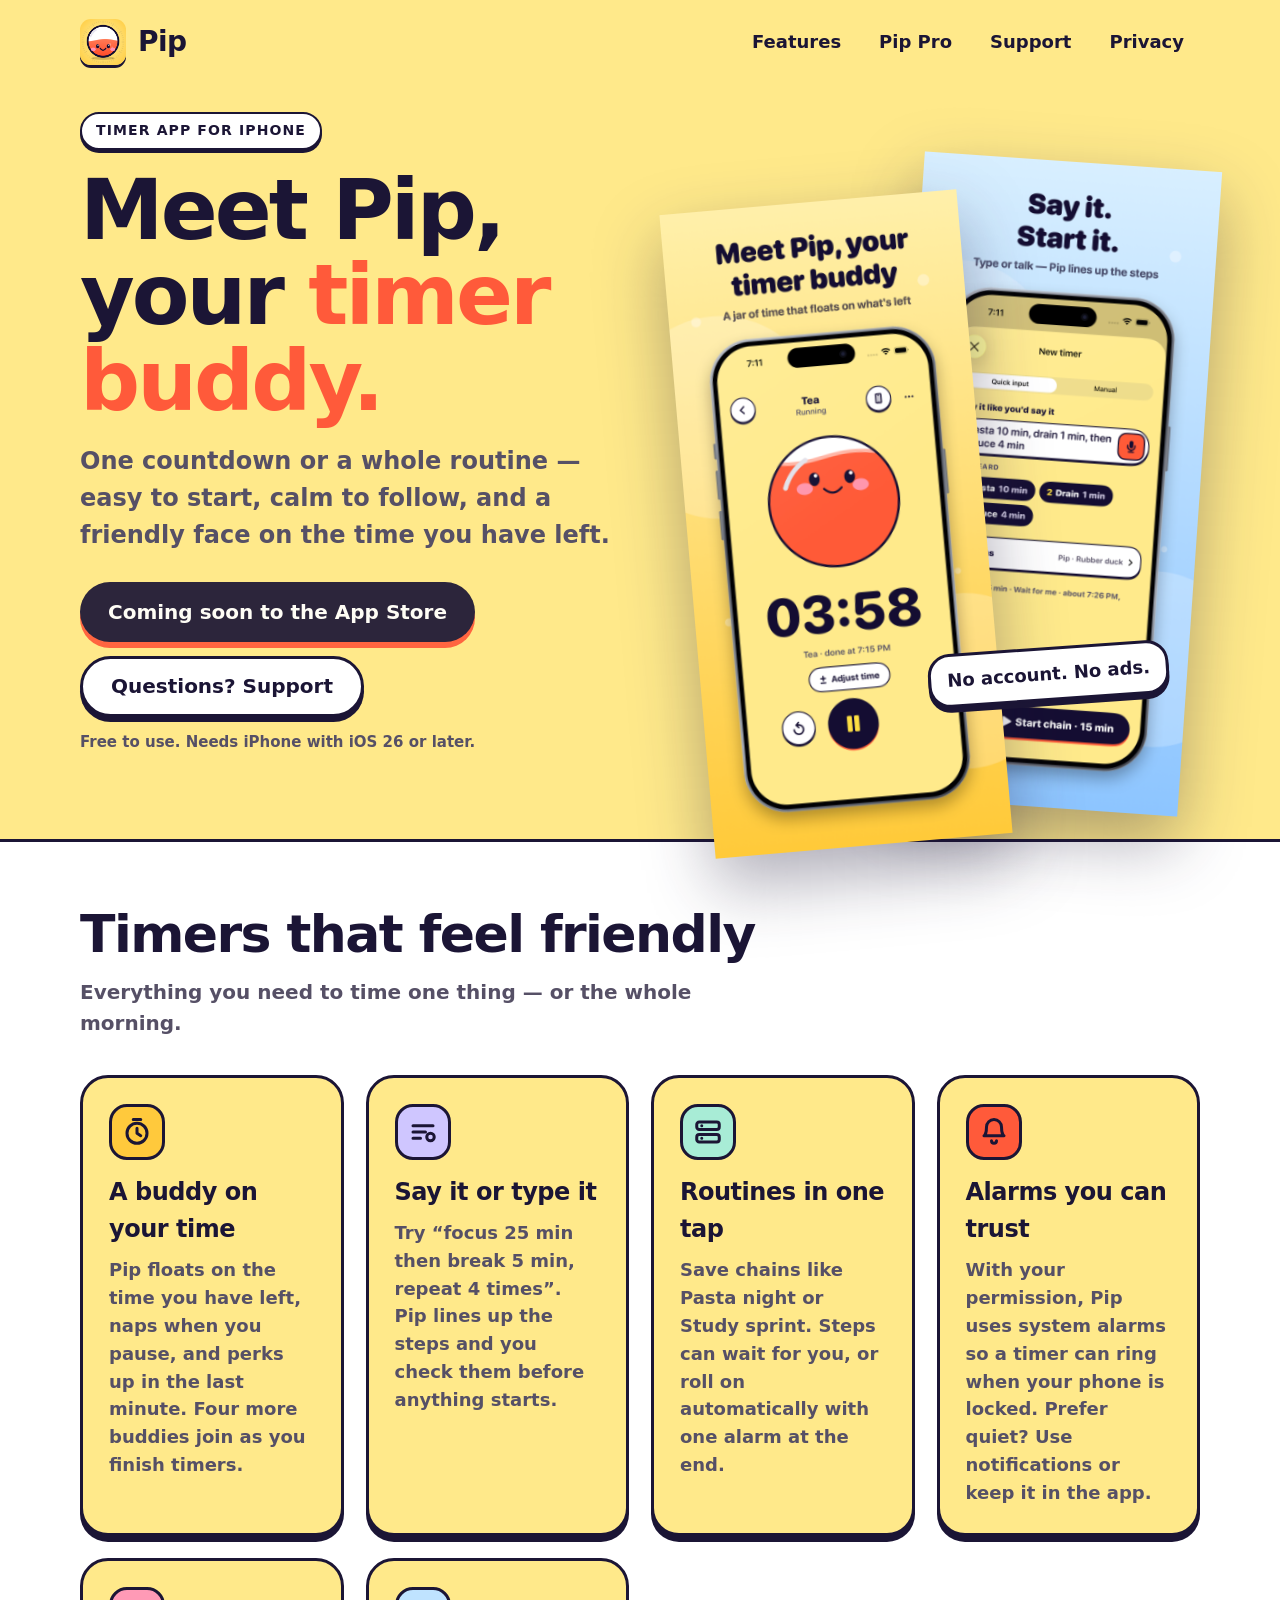
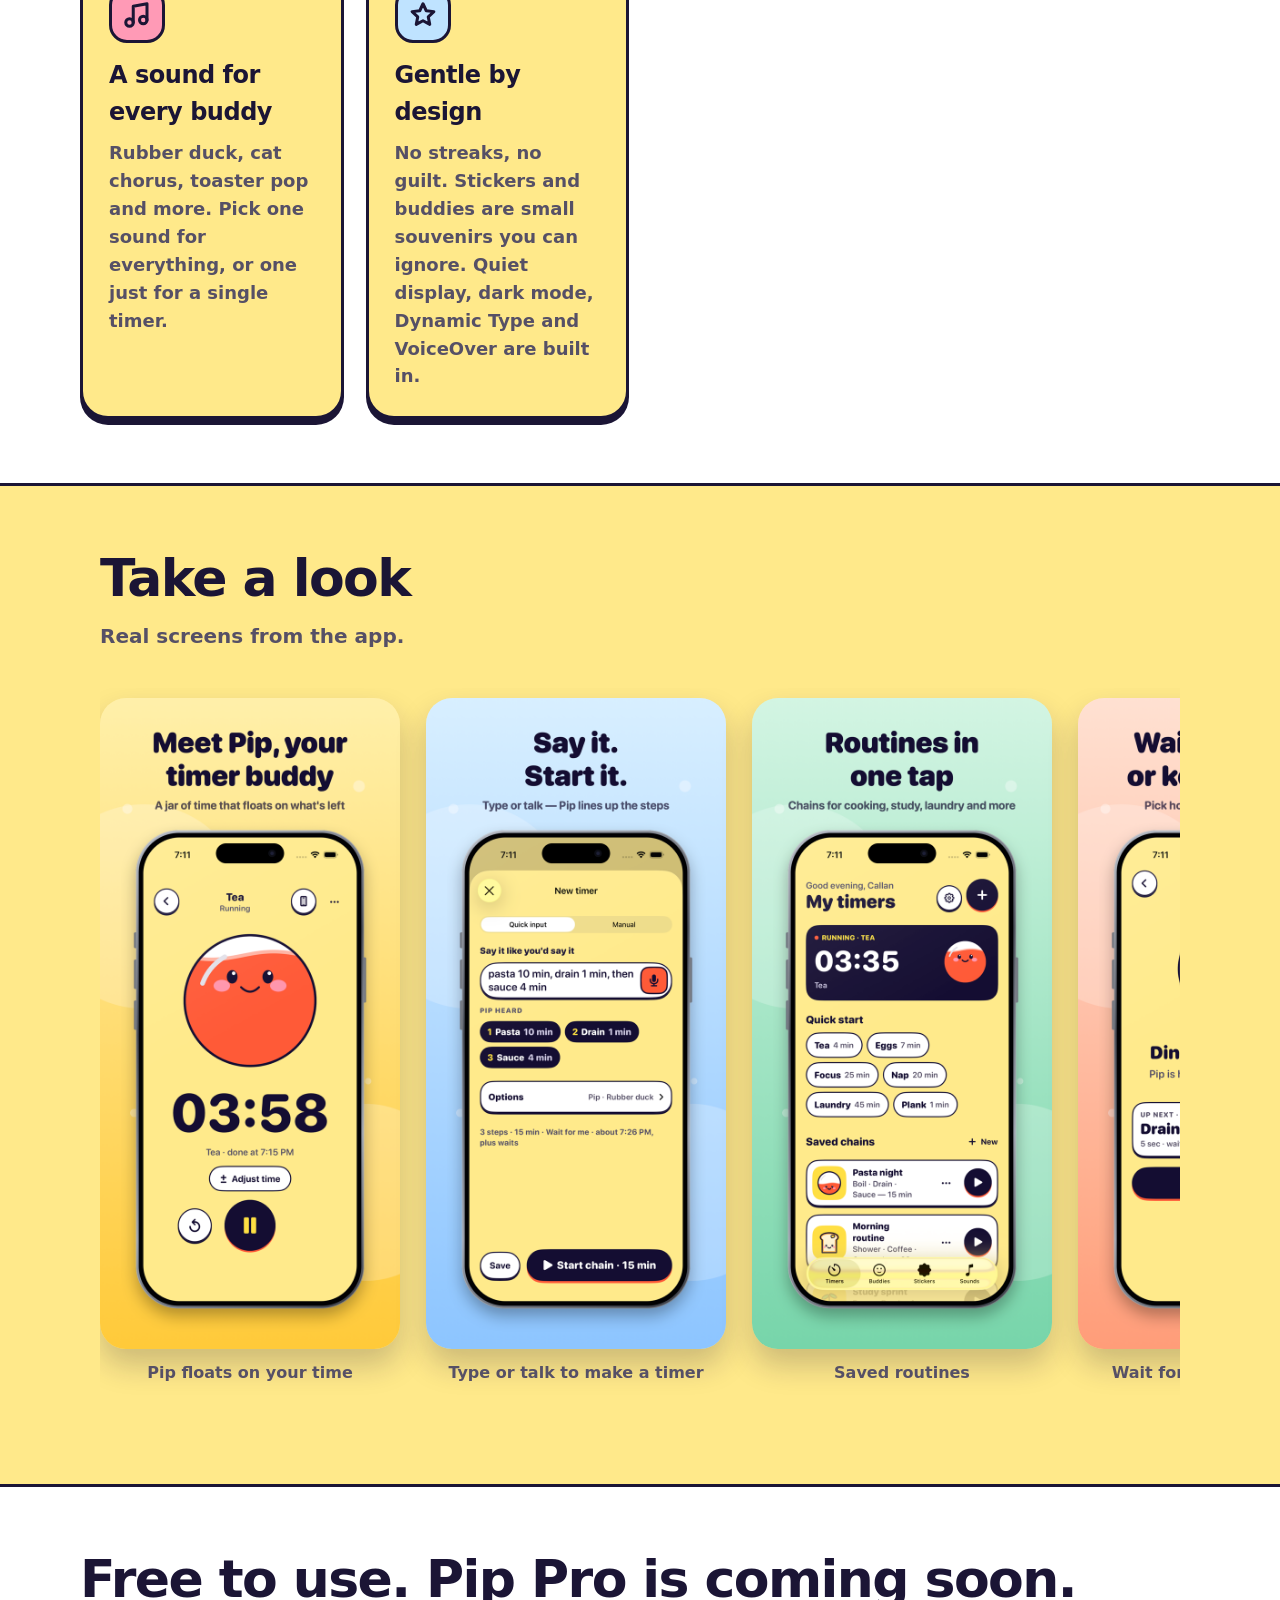
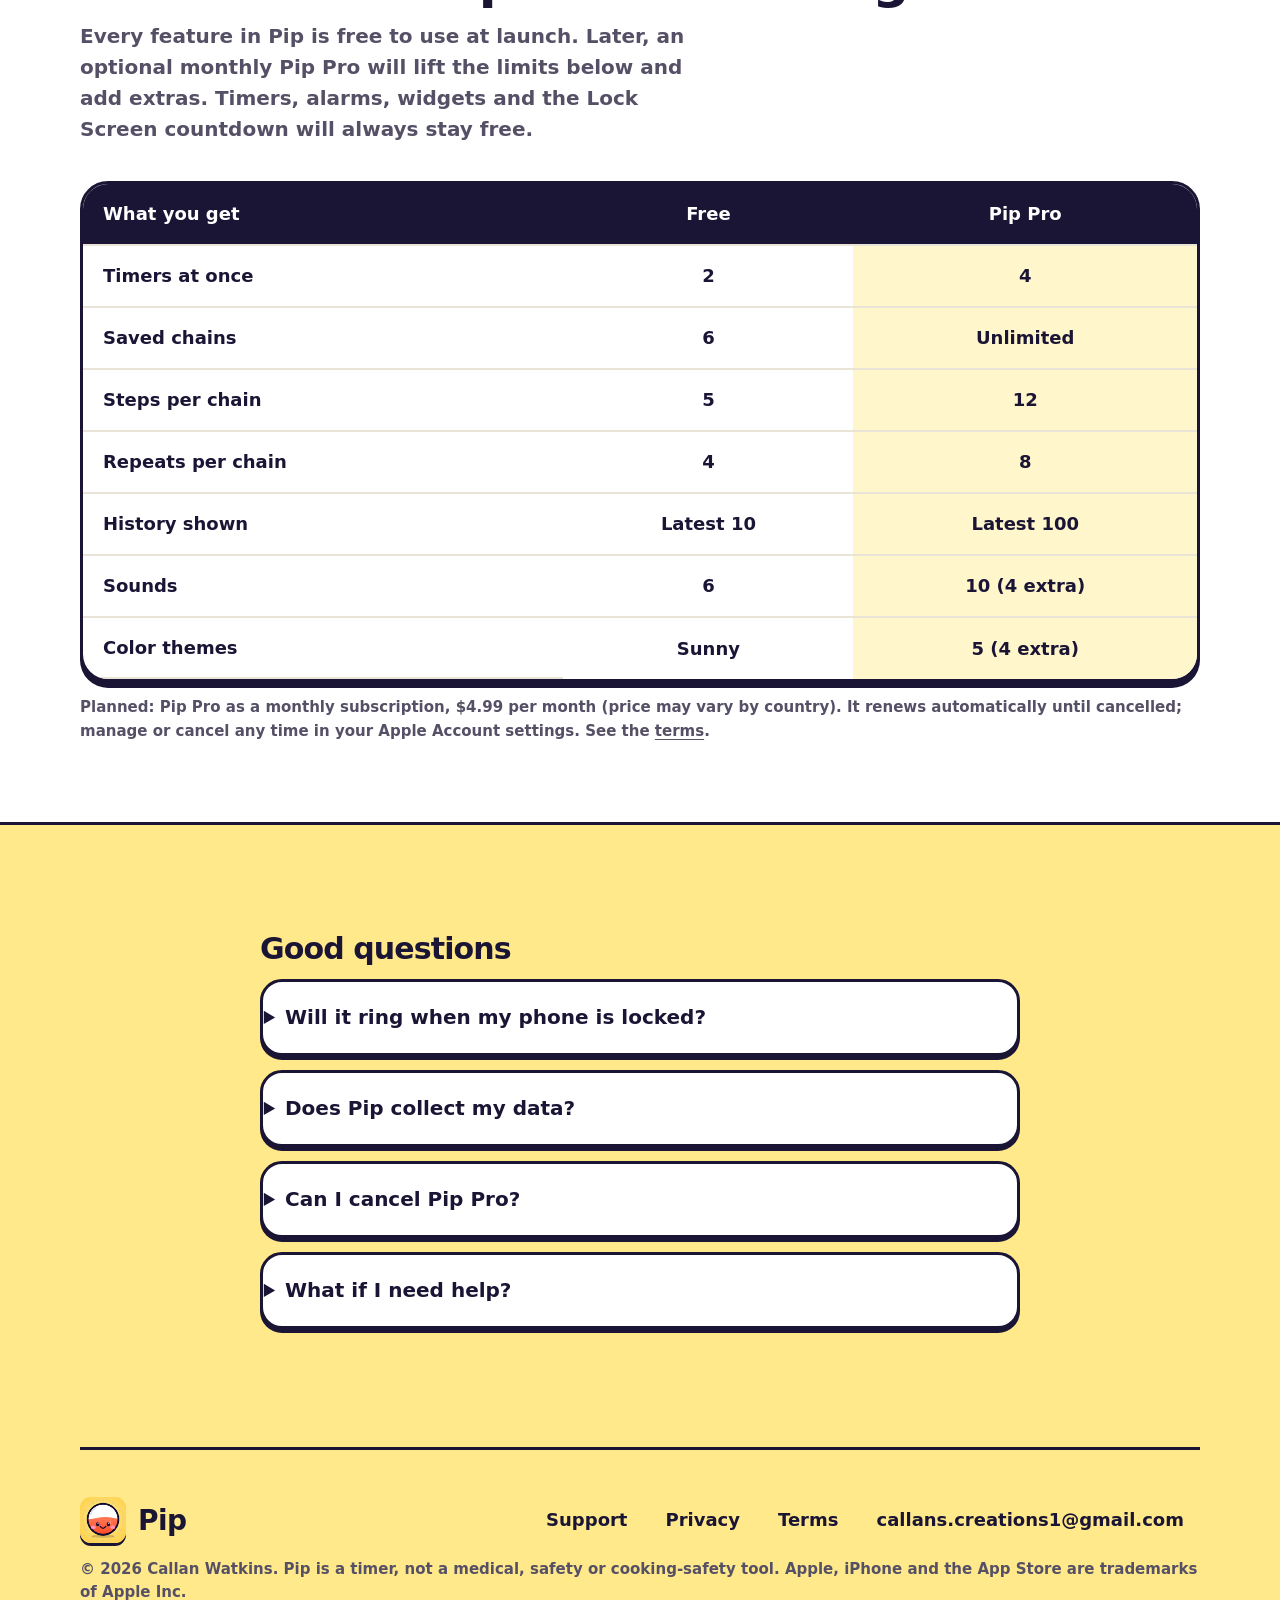
<file: index.html>
<!doctype html>
<html lang="en">
<head>
<meta charset="utf-8">
<meta name="viewport" content="width=device-width, initial-scale=1">
<title>Pip — your friendly timer buddy for iPhone</title>
<meta name="description" content="Pip is a cheerful timer for iPhone: one countdown or a whole routine, a buddy on your time, and alarms you can trust. Free to use.">
<meta name="theme-color" content="#ffe98a">
<meta property="og:title" content="Pip — your friendly timer buddy for iPhone">
<meta property="og:description" content="Pip is a cheerful timer for iPhone: one countdown or a whole routine, a buddy on your time, and alarms you can trust. Free to use.">
<meta property="og:type" content="website">
<meta property="og:image" content="https://callan-watkins.github.io/pip-timer/assets/og-image.png">
<meta name="twitter:card" content="summary_large_image">
<link rel="icon" href="assets/favicon.png">
<link rel="apple-touch-icon" href="assets/icon-180.png">
<link rel="stylesheet" href="assets/style.css?v=2">
<script type="application/ld+json">{"@context": "https://schema.org", "@type": "SoftwareApplication", "name": "Pip: Timer Buddy", "operatingSystem": "iOS 26+", "applicationCategory": "ProductivityApplication", "description": "Pip is a cheerful timer for iPhone: one countdown or a whole routine, a buddy on your time, and alarms you can trust.", "image": "https://callan-watkins.github.io/pip-timer/assets/og-image.png", "url": "https://callan-watkins.github.io/pip-timer/", "offers": {"@type": "Offer", "price": "0", "priceCurrency": "USD"}, "author": {"@type": "Person", "name": "Callan Watkins"}}</script>
</head>
<body>
<a class="skip" href="#main">Skip to content</a>
<div class="wrap">
<header class="top">
  <a class="brand" href="./"><img src="assets/icon-180.png" alt="" width="46" height="46">Pip</a>
  <nav class="links" aria-label="Main">
    <a href="./#features">Features</a><a href="./#pro">Pip Pro</a><a href="support.html">Support</a><a href="privacy.html">Privacy</a>
  </nav>
</header>
<main id="main">

<section class="hero" aria-labelledby="h">
  <div>
    <span class="eyebrow">Timer app for iPhone</span>
    <h1 id="h">Meet Pip, your <span class="pop">timer buddy.</span></h1>
    <p class="lead">One countdown or a whole routine — easy to start, calm to follow, and a friendly face on the time you have left.</p>
    <div class="cta">
      <a class="btn" href="#" aria-disabled="true" role="button">Coming soon to the App Store</a>
      <a class="btn ghost" href="support.html">Questions? Support</a>
    </div>
    <p class="note">Free to use. Needs iPhone with iOS 26 or later.</p>
  </div>
  <div class="phones" aria-hidden="true">
    <img src="assets/screens/01-pip-floats.png" alt="" width="660" height="1434">
    <img src="assets/screens/02-say-it.png" alt="" width="660" height="1434">
    <div class="sticker">No account. No ads.</div>
  </div>
</section>

<section id="features" class="band" aria-labelledby="fh">
  <div class="wrap">
    <h2 id="fh">Timers that feel friendly</h2>
    <p class="sub">Everything you need to time one thing — or the whole morning.</p>
    <div class="grid"><article class="card"><span class="ico "><svg viewBox="0 0 24 24" aria-hidden="true"><circle cx="12" cy="13" r="8"/><path d="M12 9v4l3 2M9 2h6"/></svg></span><h3>A buddy on your time</h3><p>Pip floats on the time you have left, naps when you pause, and perks up in the last minute. Four more buddies join as you finish timers.</p></article>
<article class="card"><span class="ico p"><svg viewBox="0 0 24 24" aria-hidden="true"><path d="M4 7h16M4 12h10M4 17h6"/><circle cx="18" cy="16" r="3"/></svg></span><h3>Say it or type it</h3><p>Try “focus 25 min then break 5 min, repeat 4 times”. Pip lines up the steps and you check them before anything starts.</p></article>
<article class="card"><span class="ico g"><svg viewBox="0 0 24 24" aria-hidden="true"><rect x="3" y="4" width="18" height="6" rx="2"/><rect x="3" y="14" width="18" height="6" rx="2"/><path d="M7 7h.01M7 17h.01"/></svg></span><h3>Routines in one tap</h3><p>Save chains like Pasta night or Study sprint. Steps can wait for you, or roll on automatically with one alarm at the end.</p></article>
<article class="card"><span class="ico o"><svg viewBox="0 0 24 24" aria-hidden="true"><path d="M6 8a6 6 0 1 1 12 0c0 6 2 7 2 7H4s2-1 2-7"/><path d="M10 19a2 2 0 0 0 4 0"/></svg></span><h3>Alarms you can trust</h3><p>With your permission, Pip uses system alarms so a timer can ring when your phone is locked. Prefer quiet? Use notifications or keep it in the app.</p></article>
<article class="card"><span class="ico k"><svg viewBox="0 0 24 24" aria-hidden="true"><path d="M9 18V5l11-2v13"/><circle cx="6" cy="18" r="3"/><circle cx="17" cy="16" r="3"/></svg></span><h3>A sound for every buddy</h3><p>Rubber duck, cat chorus, toaster pop and more. Pick one sound for everything, or one just for a single timer.</p></article>
<article class="card"><span class="ico s"><svg viewBox="0 0 24 24" aria-hidden="true"><path d="M12 3l2.6 5.6 6.1.7-4.5 4.2 1.2 6L12 16.6 6.6 19.5l1.2-6L3.3 9.3l6.1-.7z"/></svg></span><h3>Gentle by design</h3><p>No streaks, no guilt. Stickers and buddies are small souvenirs you can ignore. Quiet display, dark mode, Dynamic Type and VoiceOver are built in.</p></article></div>
  </div>
</section>

<section aria-labelledby="gh">
  <div class="wrap">
    <h2 id="gh">Take a look</h2>
    <p class="sub">Real screens from the app.</p>
    <div class="gallery" role="list" tabindex="0" aria-label="App screenshots"><figure><img src="assets/screens/01-pip-floats.png" alt="Pip app screenshot: Pip floats on your time" loading="lazy" width="660" height="1434"><figcaption>Pip floats on your time</figcaption></figure>
<figure><img src="assets/screens/02-say-it.png" alt="Pip app screenshot: Type or talk to make a timer" loading="lazy" width="660" height="1434"><figcaption>Type or talk to make a timer</figcaption></figure>
<figure><img src="assets/screens/03-routines.png" alt="Pip app screenshot: Saved routines" loading="lazy" width="660" height="1434"><figcaption>Saved routines</figcaption></figure>
<figure><img src="assets/screens/04-wait-for-me.png" alt="Pip app screenshot: Wait for me, or automatic" loading="lazy" width="660" height="1434"><figcaption>Wait for me, or automatic</figcaption></figure>
<figure><img src="assets/screens/05-buddies.png" alt="Pip app screenshot: Five buddies" loading="lazy" width="660" height="1434"><figcaption>Five buddies</figcaption></figure>
<figure><img src="assets/screens/06-sounds.png" alt="Pip app screenshot: Every buddy has its own sound" loading="lazy" width="660" height="1434"><figcaption>Every buddy has its own sound</figcaption></figure>
<figure><img src="assets/screens/07-pro.png" alt="Pip app screenshot: Pip Pro" loading="lazy" width="660" height="1434"><figcaption>Pip Pro (coming soon)</figcaption></figure></div>
  </div>
</section>

<section id="pro" class="band" aria-labelledby="ph">
  <div class="wrap">
    <h2 id="ph">Free to use. Pip Pro is coming soon.</h2>
    <p class="sub">Every feature in Pip is free to use at launch. Later, an optional monthly Pip Pro will lift the limits below and add extras. Timers, alarms, widgets and the Lock Screen countdown will always stay free.</p>
    <table class="compare">
      <caption class="sr" style="position:absolute;left:-999px">Free compared with Pip Pro</caption>
      <thead><tr><th scope="col">What you get</th><th scope="col">Free</th><th scope="col">Pip Pro</th></tr></thead>
      <tbody>
        <tr><th scope="row">Timers at once</th><td>2</td><td class="pro">4</td></tr>
        <tr><th scope="row">Saved chains</th><td>6</td><td class="pro">Unlimited</td></tr>
        <tr><th scope="row">Steps per chain</th><td>5</td><td class="pro">12</td></tr>
        <tr><th scope="row">Repeats per chain</th><td>4</td><td class="pro">8</td></tr>
        <tr><th scope="row">History shown</th><td>Latest 10</td><td class="pro">Latest 100</td></tr>
        <tr><th scope="row">Sounds</th><td>6</td><td class="pro">10 (4 extra)</td></tr>
        <tr><th scope="row">Color themes</th><td>Sunny</td><td class="pro">5 (4 extra)</td></tr>
      </tbody>
    </table>
    <p class="note">Planned: Pip Pro as a monthly subscription, $4.99 per month (price may vary by country). It renews automatically until cancelled; manage or cancel any time in your Apple Account settings. See the <a href="terms.html">terms</a>.</p>
  </div>
</section>

<section aria-labelledby="qh">
  <div class="wrap prose">
    <h2 id="qh">Good questions</h2>
    <details><summary>Will it ring when my phone is locked?</summary><p>With your permission Pip uses iOS system alarms, which are made for this. You can also choose normal notifications (these follow your silent and Focus settings) or keep timers in the app only. Pip always shows which one a timer is using.</p></details>
    <details><summary>Does Pip collect my data?</summary><p>No. There are no accounts, ads, analytics or tracking, and Pip doesn’t use the network. Your timers, name and settings stay on your iPhone. Read the <a href="privacy.html">privacy policy</a>.</p></details>
    <details><summary>Can I cancel Pip Pro?</summary><p>Any time, in Settings → your name → Subscriptions on your iPhone. You keep Pro until the end of the period you paid for, then Pip goes back to the free limits. Nothing you made is deleted.</p></details>
    <details><summary>What if I need help?</summary><p>Email <a href="mailto:callans.creations1@gmail.com">callans.creations1@gmail.com</a> or visit the <a href="support.html">support page</a>.</p></details>
  </div>
</section>

</main>
<footer>
  <div class="cols">
    <a class="brand" href="./"><img src="assets/icon-180.png" alt="" width="46" height="46">Pip</a>
    <nav class="links" aria-label="Footer">
      <a href="support.html">Support</a><a href="privacy.html">Privacy</a><a href="terms.html">Terms</a><a href="mailto:callans.creations1@gmail.com">callans.creations1@gmail.com</a>
    </nav>
  </div>
  <p class="small">&copy; 2026 Callan Watkins. Pip is a timer, not a medical, safety or cooking-safety tool. Apple, iPhone and the App Store are trademarks of Apple Inc.</p>
</footer>
</div>
</body>
</html>
</file>
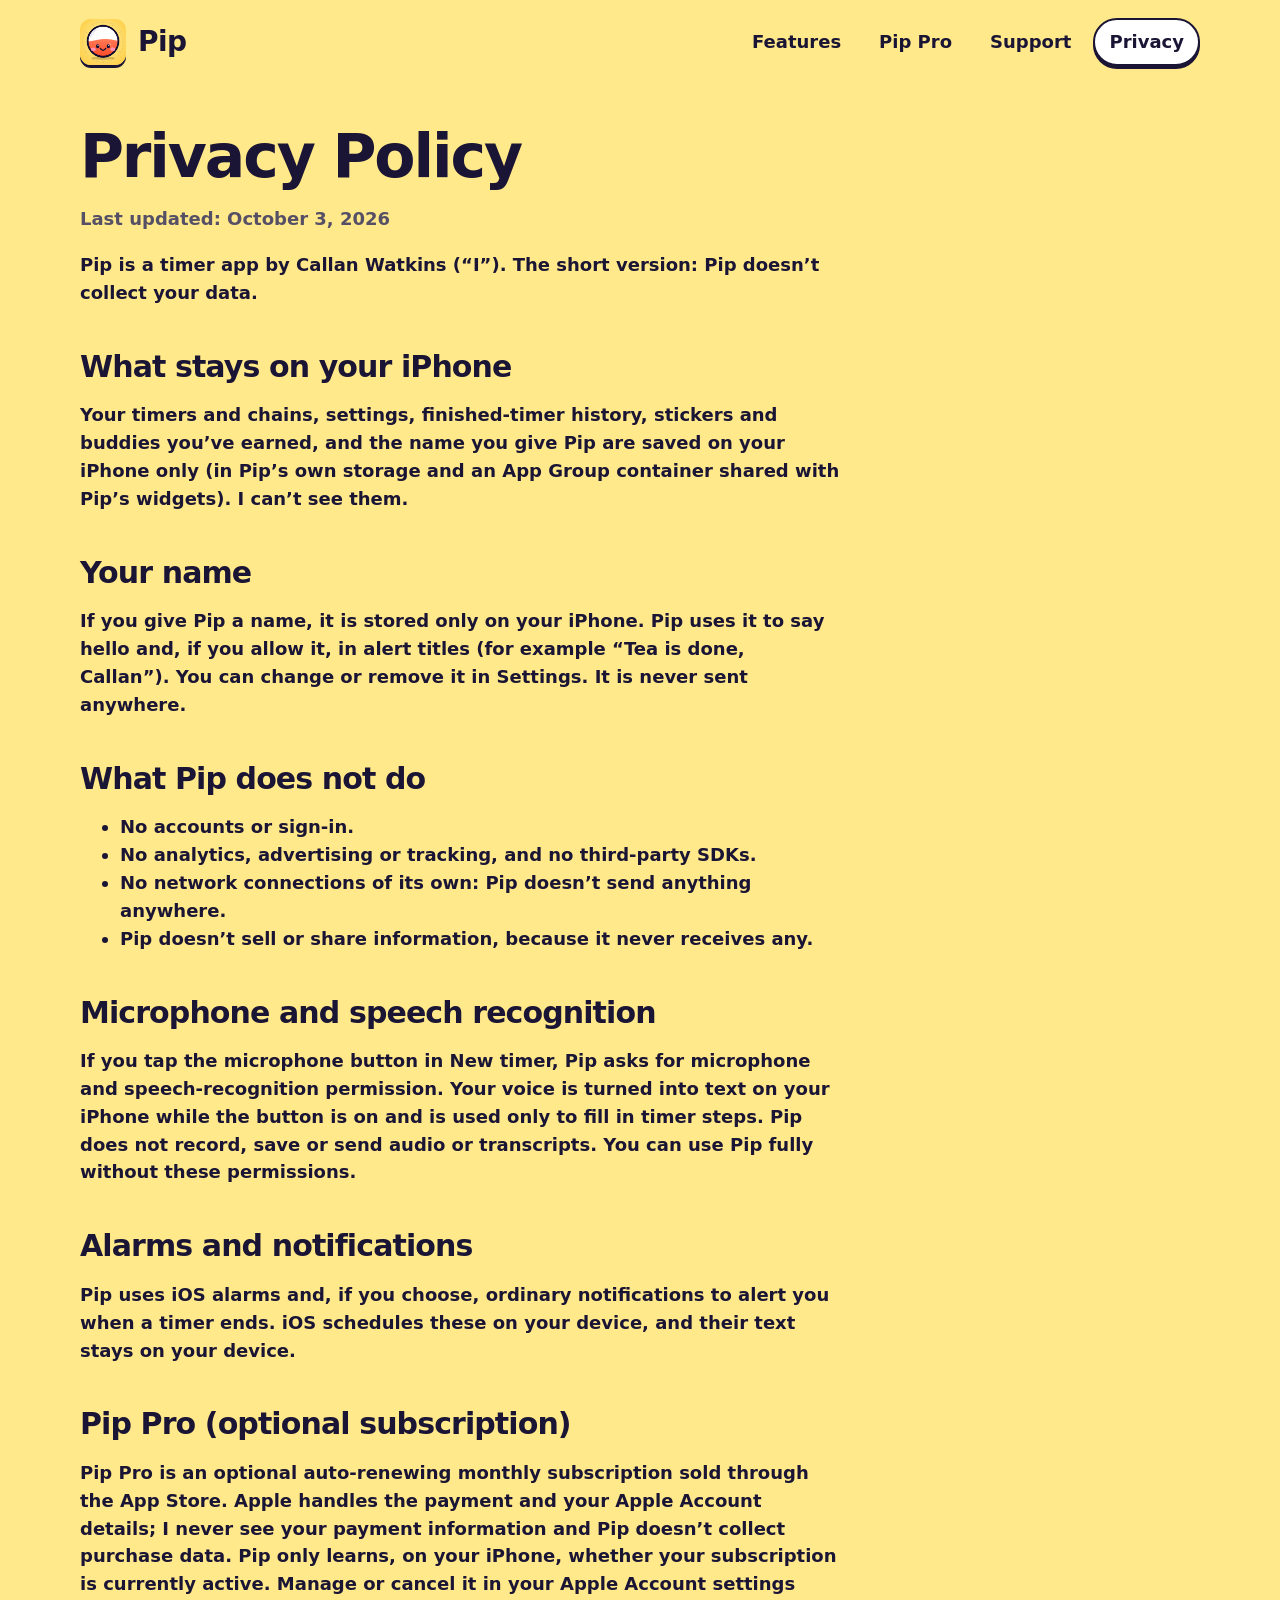
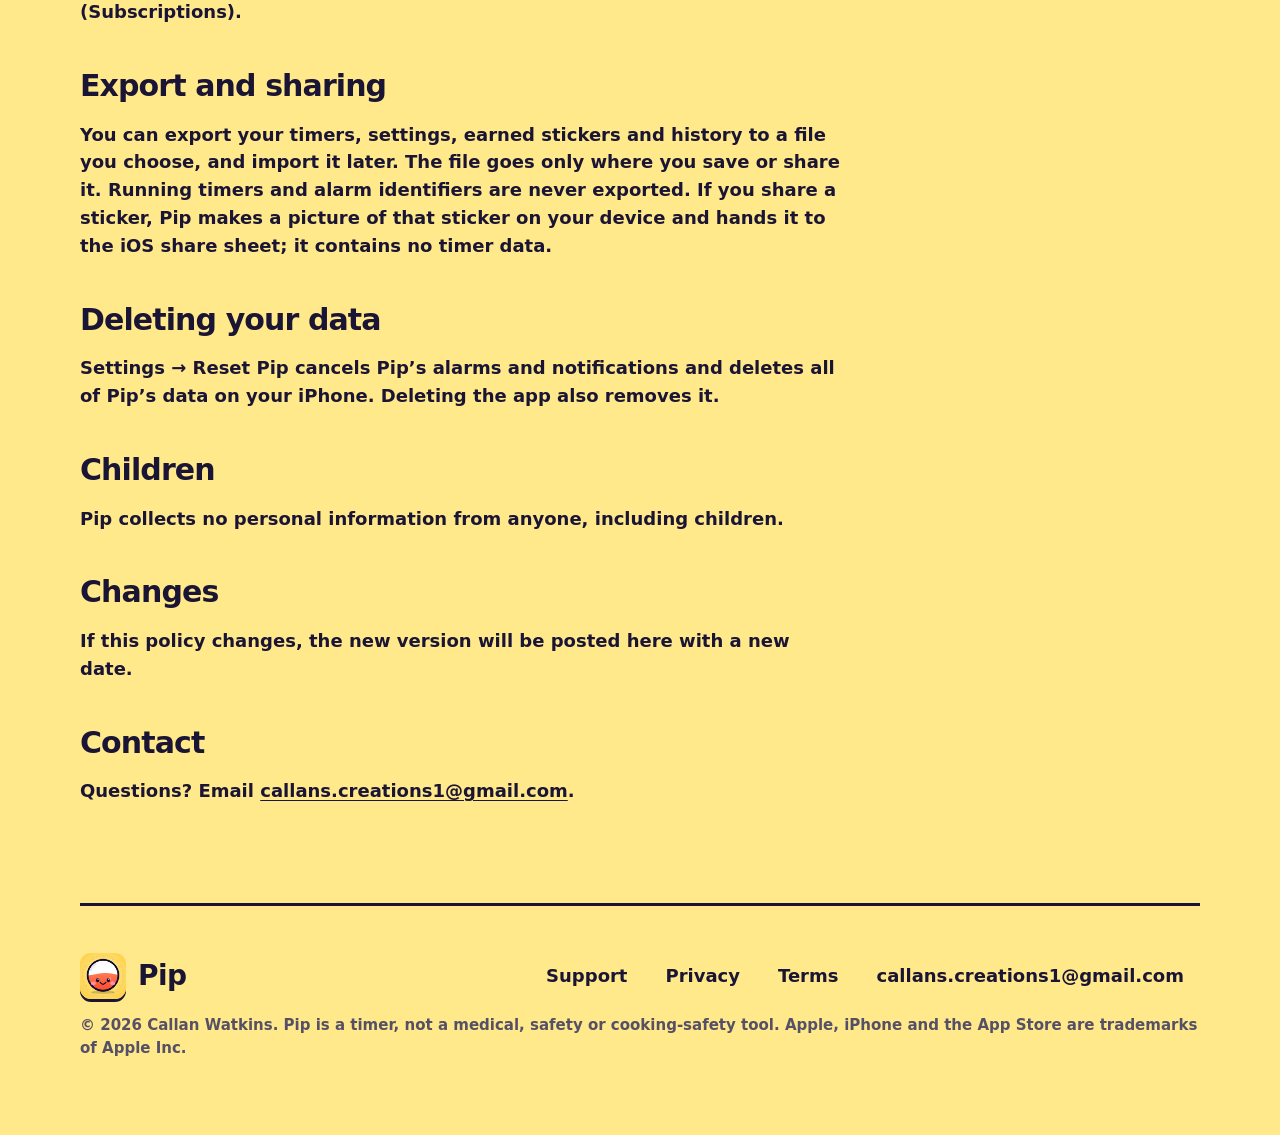
<file: privacy.html>
<!doctype html>
<html lang="en">
<head>
<meta charset="utf-8">
<meta name="viewport" content="width=device-width, initial-scale=1">
<title>Pip Privacy Policy</title>
<meta name="description" content="Pip doesn’t collect your data. Read the full privacy policy.">
<meta name="theme-color" content="#ffe98a">
<meta property="og:title" content="Pip Privacy Policy">
<meta property="og:description" content="Pip doesn’t collect your data. Read the full privacy policy.">
<meta property="og:type" content="website">
<meta property="og:image" content="https://callan-watkins.github.io/pip-timer/assets/og-image.png">
<meta name="twitter:card" content="summary_large_image">
<link rel="icon" href="assets/favicon.png">
<link rel="apple-touch-icon" href="assets/icon-180.png">
<link rel="stylesheet" href="assets/style.css?v=2">
</head>
<body>
<a class="skip" href="#main">Skip to content</a>
<div class="wrap">
<header class="top">
  <a class="brand" href="./"><img src="assets/icon-180.png" alt="" width="46" height="46">Pip</a>
  <nav class="links" aria-label="Main">
    <a href="./#features">Features</a><a href="./#pro">Pip Pro</a><a href="support.html">Support</a><a href="privacy.html" aria-current="page">Privacy</a>
  </nav>
</header>
<main id="main">

<div class="prose" style="padding: 24px 0 40px">
  <h1>Privacy Policy</h1>
  <p class="muted">Last updated: October 3, 2026</p>
  <p>Pip is a timer app by Callan Watkins (“I”). The short version: <strong>Pip doesn’t collect your data.</strong></p>

  <h2>What stays on your iPhone</h2>
  <p>Your timers and chains, settings, finished-timer history, stickers and buddies you’ve earned, and the name you give Pip are saved on your iPhone only (in Pip’s own storage and an App Group container shared with Pip’s widgets). I can’t see them.</p>

  <h2>Your name</h2>
  <p>If you give Pip a name, it is stored only on your iPhone. Pip uses it to say hello and, if you allow it, in alert titles (for example “Tea is done, Callan”). You can change or remove it in Settings. It is never sent anywhere.</p>

  <h2>What Pip does not do</h2>
  <ul>
    <li>No accounts or sign-in.</li>
    <li>No analytics, advertising or tracking, and no third-party SDKs.</li>
    <li>No network connections of its own: Pip doesn’t send anything anywhere.</li>
    <li>Pip doesn’t sell or share information, because it never receives any.</li>
  </ul>

  <h2>Microphone and speech recognition</h2>
  <p>If you tap the microphone button in New timer, Pip asks for microphone and speech-recognition permission. Your voice is turned into text <strong>on your iPhone</strong> while the button is on and is used only to fill in timer steps. Pip does not record, save or send audio or transcripts. You can use Pip fully without these permissions.</p>

  <h2>Alarms and notifications</h2>
  <p>Pip uses iOS alarms and, if you choose, ordinary notifications to alert you when a timer ends. iOS schedules these on your device, and their text stays on your device.</p>

  <h2>Pip Pro (optional subscription)</h2>
  <p>Pip Pro is an optional auto-renewing monthly subscription sold through the App Store. Apple handles the payment and your Apple Account details; I never see your payment information and Pip doesn’t collect purchase data. Pip only learns, on your iPhone, whether your subscription is currently active. Manage or cancel it in your Apple Account settings (Subscriptions).</p>

  <h2>Export and sharing</h2>
  <p>You can export your timers, settings, earned stickers and history to a file you choose, and import it later. The file goes only where you save or share it. Running timers and alarm identifiers are never exported. If you share a sticker, Pip makes a picture of that sticker on your device and hands it to the iOS share sheet; it contains no timer data.</p>

  <h2>Deleting your data</h2>
  <p>Settings → Reset Pip cancels Pip’s alarms and notifications and deletes all of Pip’s data on your iPhone. Deleting the app also removes it.</p>

  <h2>Children</h2>
  <p>Pip collects no personal information from anyone, including children.</p>

  <h2>Changes</h2>
  <p>If this policy changes, the new version will be posted here with a new date.</p>

  <h2>Contact</h2>
  <p>Questions? Email <a href="mailto:callans.creations1@gmail.com">callans.creations1@gmail.com</a>.</p>
</div>

</main>
<footer>
  <div class="cols">
    <a class="brand" href="./"><img src="assets/icon-180.png" alt="" width="46" height="46">Pip</a>
    <nav class="links" aria-label="Footer">
      <a href="support.html">Support</a><a href="privacy.html">Privacy</a><a href="terms.html">Terms</a><a href="mailto:callans.creations1@gmail.com">callans.creations1@gmail.com</a>
    </nav>
  </div>
  <p class="small">&copy; 2026 Callan Watkins. Pip is a timer, not a medical, safety or cooking-safety tool. Apple, iPhone and the App Store are trademarks of Apple Inc.</p>
</footer>
</div>
</body>
</html>
</file>
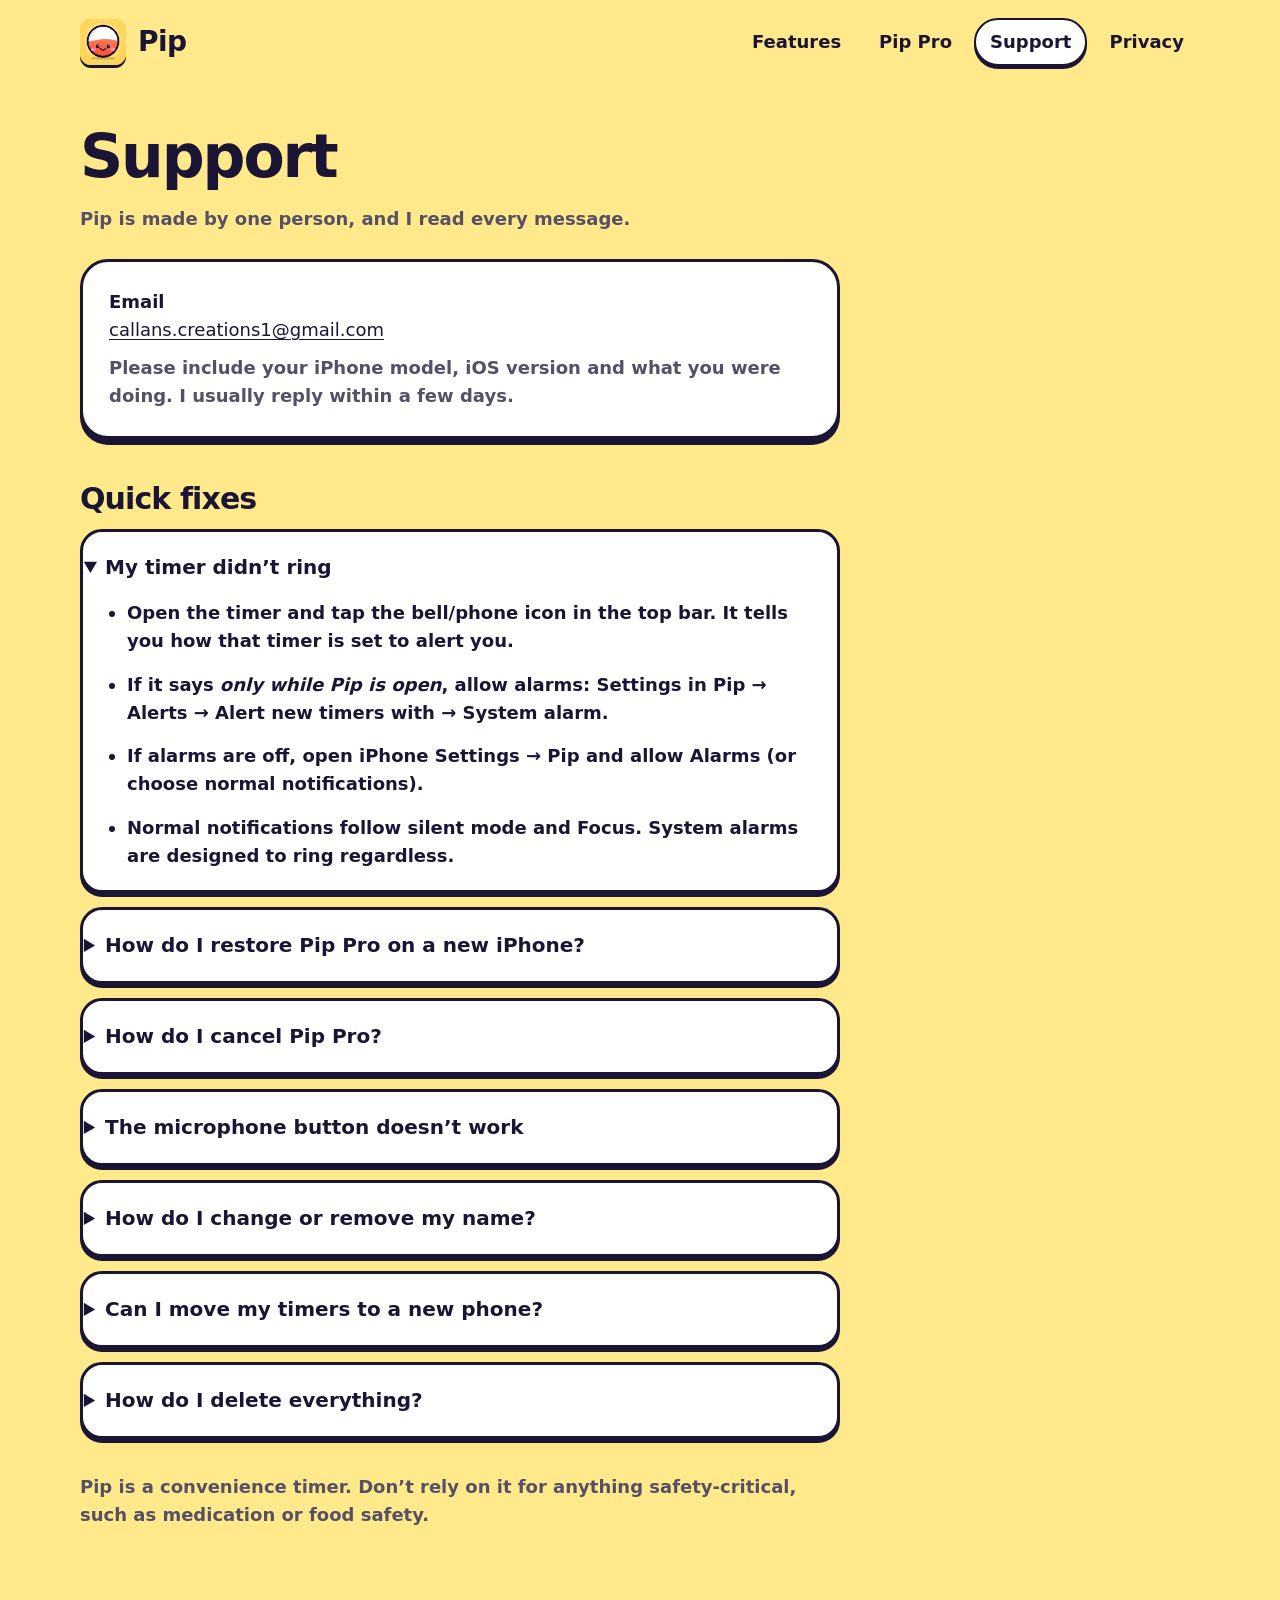
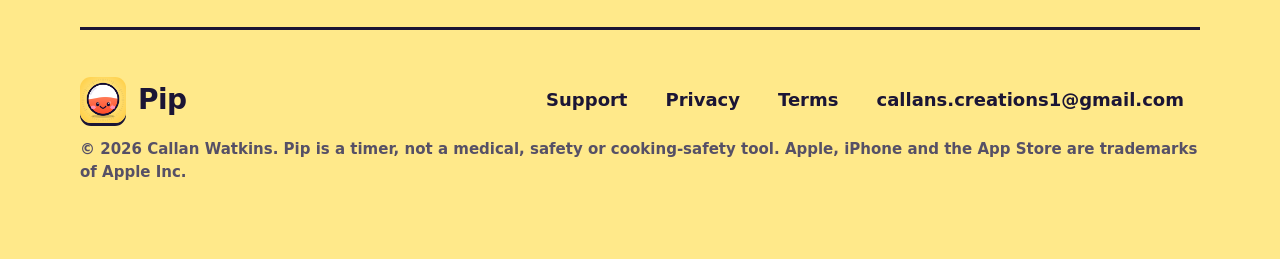
<file: support.html>
<!doctype html>
<html lang="en">
<head>
<meta charset="utf-8">
<meta name="viewport" content="width=device-width, initial-scale=1">
<title>Pip Support</title>
<meta name="description" content="Get help with Pip: alarms, Pip Pro, restoring purchases, and contacting support.">
<meta name="theme-color" content="#ffe98a">
<meta property="og:title" content="Pip Support">
<meta property="og:description" content="Get help with Pip: alarms, Pip Pro, restoring purchases, and contacting support.">
<meta property="og:type" content="website">
<meta property="og:image" content="https://callan-watkins.github.io/pip-timer/assets/og-image.png">
<meta name="twitter:card" content="summary_large_image">
<link rel="icon" href="assets/favicon.png">
<link rel="apple-touch-icon" href="assets/icon-180.png">
<link rel="stylesheet" href="assets/style.css?v=2">
</head>
<body>
<a class="skip" href="#main">Skip to content</a>
<div class="wrap">
<header class="top">
  <a class="brand" href="./"><img src="assets/icon-180.png" alt="" width="46" height="46">Pip</a>
  <nav class="links" aria-label="Main">
    <a href="./#features">Features</a><a href="./#pro">Pip Pro</a><a href="support.html" aria-current="page">Support</a><a href="privacy.html">Privacy</a>
  </nav>
</header>
<main id="main">

<div class="prose" style="padding: 24px 0 40px">
  <h1>Support</h1>
  <p class="muted">Pip is made by one person, and I read every message.</p>
  <div class="panel">
    <strong>Email</strong><br>
    <a href="mailto:callans.creations1@gmail.com?subject=Pip%20support">callans.creations1@gmail.com</a>
    <p class="muted" style="margin:10px 0 0">Please include your iPhone model, iOS version and what you were doing. I usually reply within a few days.</p>
  </div>

  <h2>Quick fixes</h2>
  <details open><summary>My timer didn’t ring</summary>
    <ul>
      <li>Open the timer and tap the bell/phone icon in the top bar. It tells you how that timer is set to alert you.</li>
      <li>If it says <em>only while Pip is open</em>, allow alarms: Settings in Pip → Alerts → Alert new timers with → System alarm.</li>
      <li>If alarms are off, open iPhone Settings → Pip and allow Alarms (or choose normal notifications).</li>
      <li>Normal notifications follow silent mode and Focus. System alarms are designed to ring regardless.</li>
    </ul></details>
  <details><summary>How do I restore Pip Pro on a new iPhone?</summary><p>Open Pip → Settings → Get Pip Pro → Restore purchases. Use the same Apple Account you subscribed with.</p></details>
  <details><summary>How do I cancel Pip Pro?</summary><p>On your iPhone: Settings → your name → Subscriptions → Pip. Cancel at least 24 hours before renewal to avoid the next charge. Apple handles all billing and refunds (reportaproblem.apple.com).</p></details>
  <details><summary>The microphone button doesn’t work</summary><p>The mic needs microphone and speech-recognition permission, and speech recognition on your iPhone. You can always type, use Manual, or the keyboard’s dictation key instead.</p></details>
  <details><summary>How do I change or remove my name?</summary><p>Settings → You. Clear the field to remove it. It’s only stored on your iPhone.</p></details>
  <details><summary>Can I move my timers to a new phone?</summary><p>Settings → Your data → Export my data, then Import on the new phone. Running timers aren’t included.</p></details>
  <details><summary>How do I delete everything?</summary><p>Settings → Reset Pip. This cancels Pip’s alarms and deletes all of Pip’s data on your iPhone.</p></details>
  <p class="muted" style="margin-top:34px">Pip is a convenience timer. Don’t rely on it for anything safety-critical, such as medication or food safety.</p>
</div>

</main>
<footer>
  <div class="cols">
    <a class="brand" href="./"><img src="assets/icon-180.png" alt="" width="46" height="46">Pip</a>
    <nav class="links" aria-label="Footer">
      <a href="support.html">Support</a><a href="privacy.html">Privacy</a><a href="terms.html">Terms</a><a href="mailto:callans.creations1@gmail.com">callans.creations1@gmail.com</a>
    </nav>
  </div>
  <p class="small">&copy; 2026 Callan Watkins. Pip is a timer, not a medical, safety or cooking-safety tool. Apple, iPhone and the App Store are trademarks of Apple Inc.</p>
</footer>
</div>
</body>
</html>
</file>
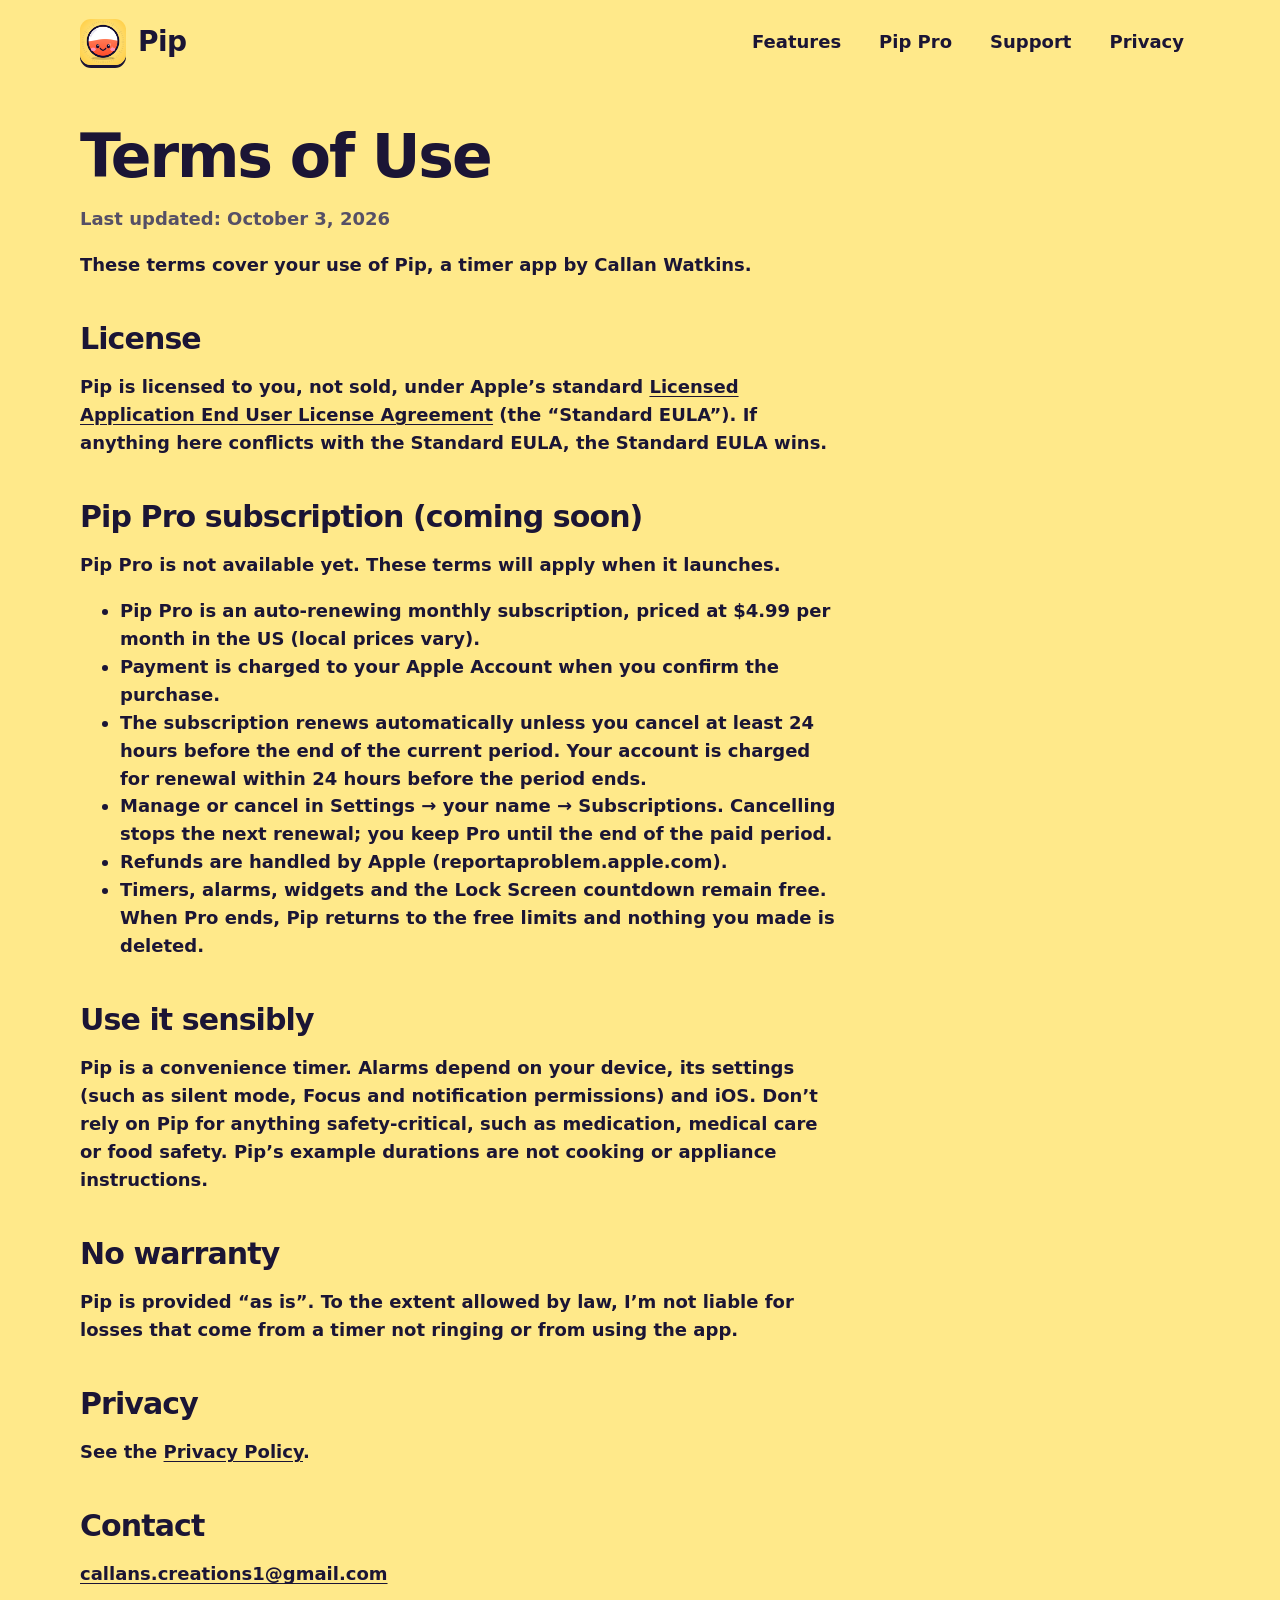
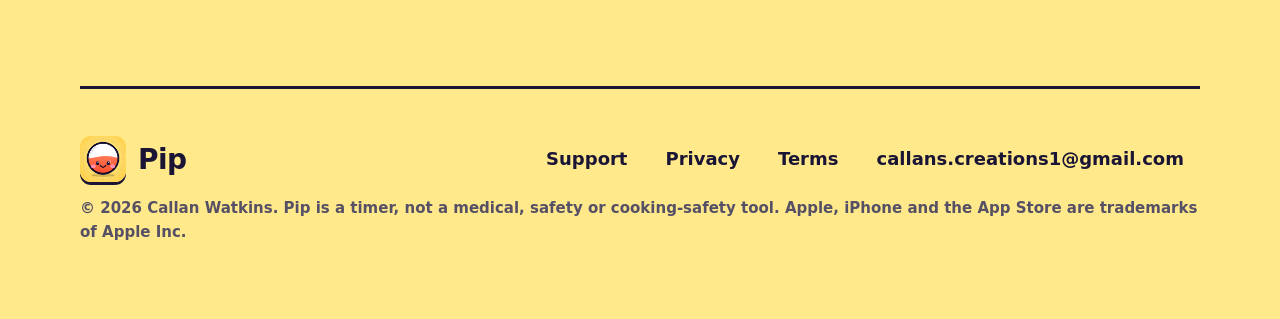
<file: terms.html>
<!doctype html>
<html lang="en">
<head>
<meta charset="utf-8">
<meta name="viewport" content="width=device-width, initial-scale=1">
<title>Pip Terms of Use</title>
<meta name="description" content="Terms of Use and subscription terms for Pip.">
<meta name="theme-color" content="#ffe98a">
<meta property="og:title" content="Pip Terms of Use">
<meta property="og:description" content="Terms of Use and subscription terms for Pip.">
<meta property="og:type" content="website">
<meta property="og:image" content="https://callan-watkins.github.io/pip-timer/assets/og-image.png">
<meta name="twitter:card" content="summary_large_image">
<link rel="icon" href="assets/favicon.png">
<link rel="apple-touch-icon" href="assets/icon-180.png">
<link rel="stylesheet" href="assets/style.css?v=2">
</head>
<body>
<a class="skip" href="#main">Skip to content</a>
<div class="wrap">
<header class="top">
  <a class="brand" href="./"><img src="assets/icon-180.png" alt="" width="46" height="46">Pip</a>
  <nav class="links" aria-label="Main">
    <a href="./#features">Features</a><a href="./#pro">Pip Pro</a><a href="support.html">Support</a><a href="privacy.html">Privacy</a>
  </nav>
</header>
<main id="main">

<div class="prose" style="padding: 24px 0 40px">
  <h1>Terms of Use</h1>
  <p class="muted">Last updated: October 3, 2026</p>
  <p>These terms cover your use of Pip, a timer app by Callan Watkins.</p>

  <h2>License</h2>
  <p>Pip is licensed to you, not sold, under Apple’s standard
  <a href="https://www.apple.com/legal/internet-services/itunes/dev/stdeula/">Licensed Application End User License Agreement</a>
  (the “Standard EULA”). If anything here conflicts with the Standard EULA, the Standard EULA wins.</p>

  <h2>Pip Pro subscription (coming soon)</h2>
  <p>Pip Pro is not available yet. These terms will apply when it launches.</p>
  <ul>
    <li>Pip Pro is an auto-renewing monthly subscription, priced at $4.99 per month in the US (local prices vary).</li>
    <li>Payment is charged to your Apple Account when you confirm the purchase.</li>
    <li>The subscription renews automatically unless you cancel at least 24 hours before the end of the current period. Your account is charged for renewal within 24 hours before the period ends.</li>
    <li>Manage or cancel in Settings → your name → Subscriptions. Cancelling stops the next renewal; you keep Pro until the end of the paid period.</li>
    <li>Refunds are handled by Apple (reportaproblem.apple.com).</li>
    <li>Timers, alarms, widgets and the Lock Screen countdown remain free. When Pro ends, Pip returns to the free limits and nothing you made is deleted.</li>
  </ul>

  <h2>Use it sensibly</h2>
  <p>Pip is a convenience timer. Alarms depend on your device, its settings (such as silent mode, Focus and notification permissions) and iOS. Don’t rely on Pip for anything safety-critical, such as medication, medical care or food safety. Pip’s example durations are not cooking or appliance instructions.</p>

  <h2>No warranty</h2>
  <p>Pip is provided “as is”. To the extent allowed by law, I’m not liable for losses that come from a timer not ringing or from using the app.</p>

  <h2>Privacy</h2>
  <p>See the <a href="privacy.html">Privacy Policy</a>.</p>

  <h2>Contact</h2>
  <p><a href="mailto:callans.creations1@gmail.com">callans.creations1@gmail.com</a></p>
</div>

</main>
<footer>
  <div class="cols">
    <a class="brand" href="./"><img src="assets/icon-180.png" alt="" width="46" height="46">Pip</a>
    <nav class="links" aria-label="Footer">
      <a href="support.html">Support</a><a href="privacy.html">Privacy</a><a href="terms.html">Terms</a><a href="mailto:callans.creations1@gmail.com">callans.creations1@gmail.com</a>
    </nav>
  </div>
  <p class="small">&copy; 2026 Callan Watkins. Pip is a timer, not a medical, safety or cooking-safety tool. Apple, iPhone and the App Store are trademarks of Apple Inc.</p>
</footer>
</div>
</body>
</html>
</file>
<file: assets/style.css>
:root {
  --sun: #ffe98a; --sun-deep: #ffc93c; --ink: #1b1535; --ink-2: #565066; --paper: #ffffff; --cream: #fff6cc;
  --orange: #ff5a3a; --purple: #7b65ff; --green: #17b890; --pink: #ff9ab6; --line: #e9e4d6;
  --bg: var(--sun); --card: var(--paper); --text: var(--ink); --muted: var(--ink-2); --shadow: var(--ink);
  --radius: 28px;
  --font: ui-rounded, "SF Pro Rounded", "Nunito", "Avenir Next Rounded", system-ui, -apple-system, "Segoe UI", sans-serif;
}
@media (prefers-color-scheme: dark) {
  :root { --bg: #15112b; --card: #262044; --text: #f6f2ff; --muted: #bdb5d6; --shadow: #05030c; --line: #3a3263; --cream: #302958; }
}
* { box-sizing: border-box; }
html { scroll-behavior: smooth; }
@media (prefers-reduced-motion: reduce) { html { scroll-behavior: auto; } * { animation: none !important; transition: none !important; } }
body { margin: 0; font-family: var(--font); background: var(--bg); color: var(--text); line-height: 1.55; font-size: 18px; -webkit-font-smoothing: antialiased; }
img { max-width: 100%; height: auto; display: block; }
a { color: inherit; text-underline-offset: 3px; }
a:focus-visible, button:focus-visible, summary:focus-visible { outline: 4px solid var(--purple); outline-offset: 3px; border-radius: 12px; }
.wrap { width: min(1120px, 100% - 40px); margin-inline: auto; }
.skip { position: absolute; left: -999px; top: 8px; background: var(--ink); color: #fff; padding: 10px 16px; border-radius: 12px; z-index: 10; }
.skip:focus { left: 12px; }

header.top { display: flex; align-items: center; justify-content: space-between; padding: 18px 0; gap: 16px; flex-wrap: wrap; }
.brand { display: flex; align-items: center; gap: 12px; font-weight: 900; font-size: 28px; text-decoration: none; letter-spacing: -0.02em; }
.brand img { width: 46px; height: 46px; border-radius: 11px; box-shadow: 0 3px 0 var(--shadow); }
nav.links { display: flex; gap: 6px; flex-wrap: wrap; }
nav.links a { text-decoration: none; font-weight: 800; padding: 10px 16px; border-radius: 999px; min-height: 44px; display: inline-flex; align-items: center; }
nav.links a:hover, nav.links a[aria-current] { background: var(--card); box-shadow: 0 3px 0 var(--shadow); border: 2px solid var(--shadow); padding: 8px 14px; }

.hero { display: grid; grid-template-columns: 1.05fr 0.95fr; gap: 40px; align-items: center; padding: 28px 0 70px; }
.eyebrow { display: inline-block; font-weight: 900; font-size: 14px; letter-spacing: 0.08em; text-transform: uppercase; background: var(--card); border: 2px solid var(--shadow); border-radius: 999px; padding: 6px 14px; box-shadow: 0 3px 0 var(--shadow); }
h1 { font-size: clamp(44px, 7vw, 84px); line-height: 1.02; letter-spacing: -0.035em; margin: 18px 0 18px; font-weight: 900; }
h1 .pop { color: var(--orange); }
.lead { font-size: clamp(19px, 2.2vw, 24px); color: var(--muted); max-width: 34ch; margin: 0 0 28px; font-weight: 600; }
.cta { display: flex; gap: 14px; flex-wrap: wrap; align-items: center; }
.btn { display: inline-flex; align-items: center; justify-content: center; gap: 10px; min-height: 60px; padding: 12px 28px; text-align: center; border-radius: 999px; font-weight: 900; font-size: 20px; text-decoration: none; background: var(--ink); color: #fff; box-shadow: 0 6px 0 var(--orange); transition: transform .12s, box-shadow .12s; border: 0; cursor: pointer; font-family: inherit; }
.btn:hover { transform: translateY(2px); box-shadow: 0 4px 0 var(--orange); }
.btn:active { transform: translateY(5px); box-shadow: 0 1px 0 var(--orange); }
.btn.ghost { background: var(--card); color: var(--text); border: 3px solid var(--shadow); box-shadow: 0 5px 0 var(--shadow); }
.btn[aria-disabled="true"] { opacity: .92; cursor: default; }
.note { font-size: 15px; color: var(--muted); font-weight: 700; margin-top: 14px; }
@media (prefers-color-scheme: dark) { .btn { background: var(--sun-deep); color: var(--ink); } }

.phones { position: relative; min-height: 560px; }
.phones img { position: absolute; width: 58%; filter: drop-shadow(0 28px 34px rgba(27,21,53,.35)); }
.phones img:nth-child(1) { left: 0; top: 40px; transform: rotate(-5deg); z-index: 2; }
.phones img:nth-child(2) { right: 0; top: 0; transform: rotate(4deg); }
.sticker { position: absolute; z-index: 3; right: 6%; bottom: 20px; background: var(--card); border: 3px solid var(--shadow); box-shadow: 0 5px 0 var(--shadow); border-radius: 22px; padding: 10px 16px; font-weight: 900; transform: rotate(-4deg); }

section { padding: 64px 0; }
h2 { font-size: clamp(32px, 4.4vw, 52px); line-height: 1.08; letter-spacing: -0.03em; margin: 0 0 14px; font-weight: 900; }
.sub { color: var(--muted); font-weight: 600; font-size: 20px; max-width: 46ch; margin: 0 0 36px; }
.band { background: var(--card); border-block: 3px solid var(--shadow); width: 100vw; margin-left: calc(50% - 50vw); }
body { overflow-x: clip; }
.grid { display: grid; grid-template-columns: repeat(auto-fit, minmax(260px, 1fr)); gap: 22px; }
.card { background: var(--card); border: 3px solid var(--shadow); border-radius: var(--radius); padding: 26px; box-shadow: 0 6px 0 var(--shadow); }
.band .card { background: var(--bg); }
.card h3 { margin: 14px 0 8px; font-size: 24px; letter-spacing: -0.02em; }
.card p { margin: 0; color: var(--muted); font-weight: 600; }
.ico { width: 56px; height: 56px; border-radius: 18px; display: grid; place-items: center; border: 3px solid var(--shadow); background: var(--sun-deep); }
.ico svg { width: 30px; height: 30px; stroke: var(--ink); fill: none; stroke-width: 2.4; stroke-linecap: round; stroke-linejoin: round; }
.ico.o { background: var(--orange); } .ico.p { background: #cfc6ff; } .ico.g { background: #a8ecd6; } .ico.k { background: var(--pink); } .ico.s { background: #bfe3ff; }

.gallery { display: flex; gap: 26px; overflow-x: auto; padding: 10px 4px 34px; scroll-snap-type: x mandatory; -webkit-overflow-scrolling: touch; }
.gallery figure { margin: 0; flex: 0 0 min(300px, 72vw); scroll-snap-align: start; }
.gallery img { border-radius: 26px; box-shadow: 0 16px 30px rgba(27,21,53,.22); }
.gallery figcaption { text-align: center; font-weight: 800; margin-top: 12px; color: var(--muted); font-size: 16px; }

table.compare { width: 100%; border-collapse: separate; border-spacing: 0; background: var(--card); border: 3px solid var(--shadow); border-radius: var(--radius); overflow: hidden; box-shadow: 0 6px 0 var(--shadow); }
.compare th, .compare td { padding: 16px 20px; text-align: left; border-bottom: 2px solid var(--line); font-weight: 700; }
.compare thead th { background: var(--ink); color: #fff; font-size: 18px; }
@media (prefers-color-scheme: dark) { .compare thead th { background: var(--sun-deep); color: var(--ink); } }
.compare tr:last-child td { border-bottom: 0; }
.compare td:nth-child(n+2), .compare th:nth-child(n+2) { text-align: center; }
.compare td.pro { background: var(--cream); font-weight: 900; }

details { background: var(--card); border: 3px solid var(--shadow); border-radius: 22px; padding: 4px 22px; margin: 0 0 14px; box-shadow: 0 4px 0 var(--shadow); }
summary { cursor: pointer; font-weight: 900; font-size: 20px; padding: 16px 0; min-height: 44px; list-style-position: outside; }
details p, details li { color: var(--muted); font-weight: 600; margin: 0 0 16px; }
details ul { padding-left: 22px; margin: 0 0 16px; }

.prose { max-width: 760px; }
.prose h1 { font-size: clamp(38px, 6vw, 60px); }
.prose h2 { font-size: 30px; margin-top: 44px; }
.prose p, .prose li { font-weight: 600; color: var(--text); }
.prose .muted { color: var(--muted); }
.panel { background: var(--card); border: 3px solid var(--shadow); box-shadow: 0 6px 0 var(--shadow); border-radius: var(--radius); padding: 26px; margin: 26px 0; }

footer { padding: 46px 0 60px; border-top: 3px solid var(--shadow); margin-top: 40px; }
footer .cols { display: flex; justify-content: space-between; gap: 24px; flex-wrap: wrap; align-items: center; }
footer a { font-weight: 800; }
footer .small { color: var(--muted); font-size: 15px; font-weight: 600; margin-top: 14px; }

@media (max-width: 860px) {
  .hero { grid-template-columns: 1fr; padding-bottom: 40px; }
  .phones { min-height: 480px; max-width: 520px; margin-inline: auto; width: 100%; }
  section { padding: 44px 0; }
}
</file>
